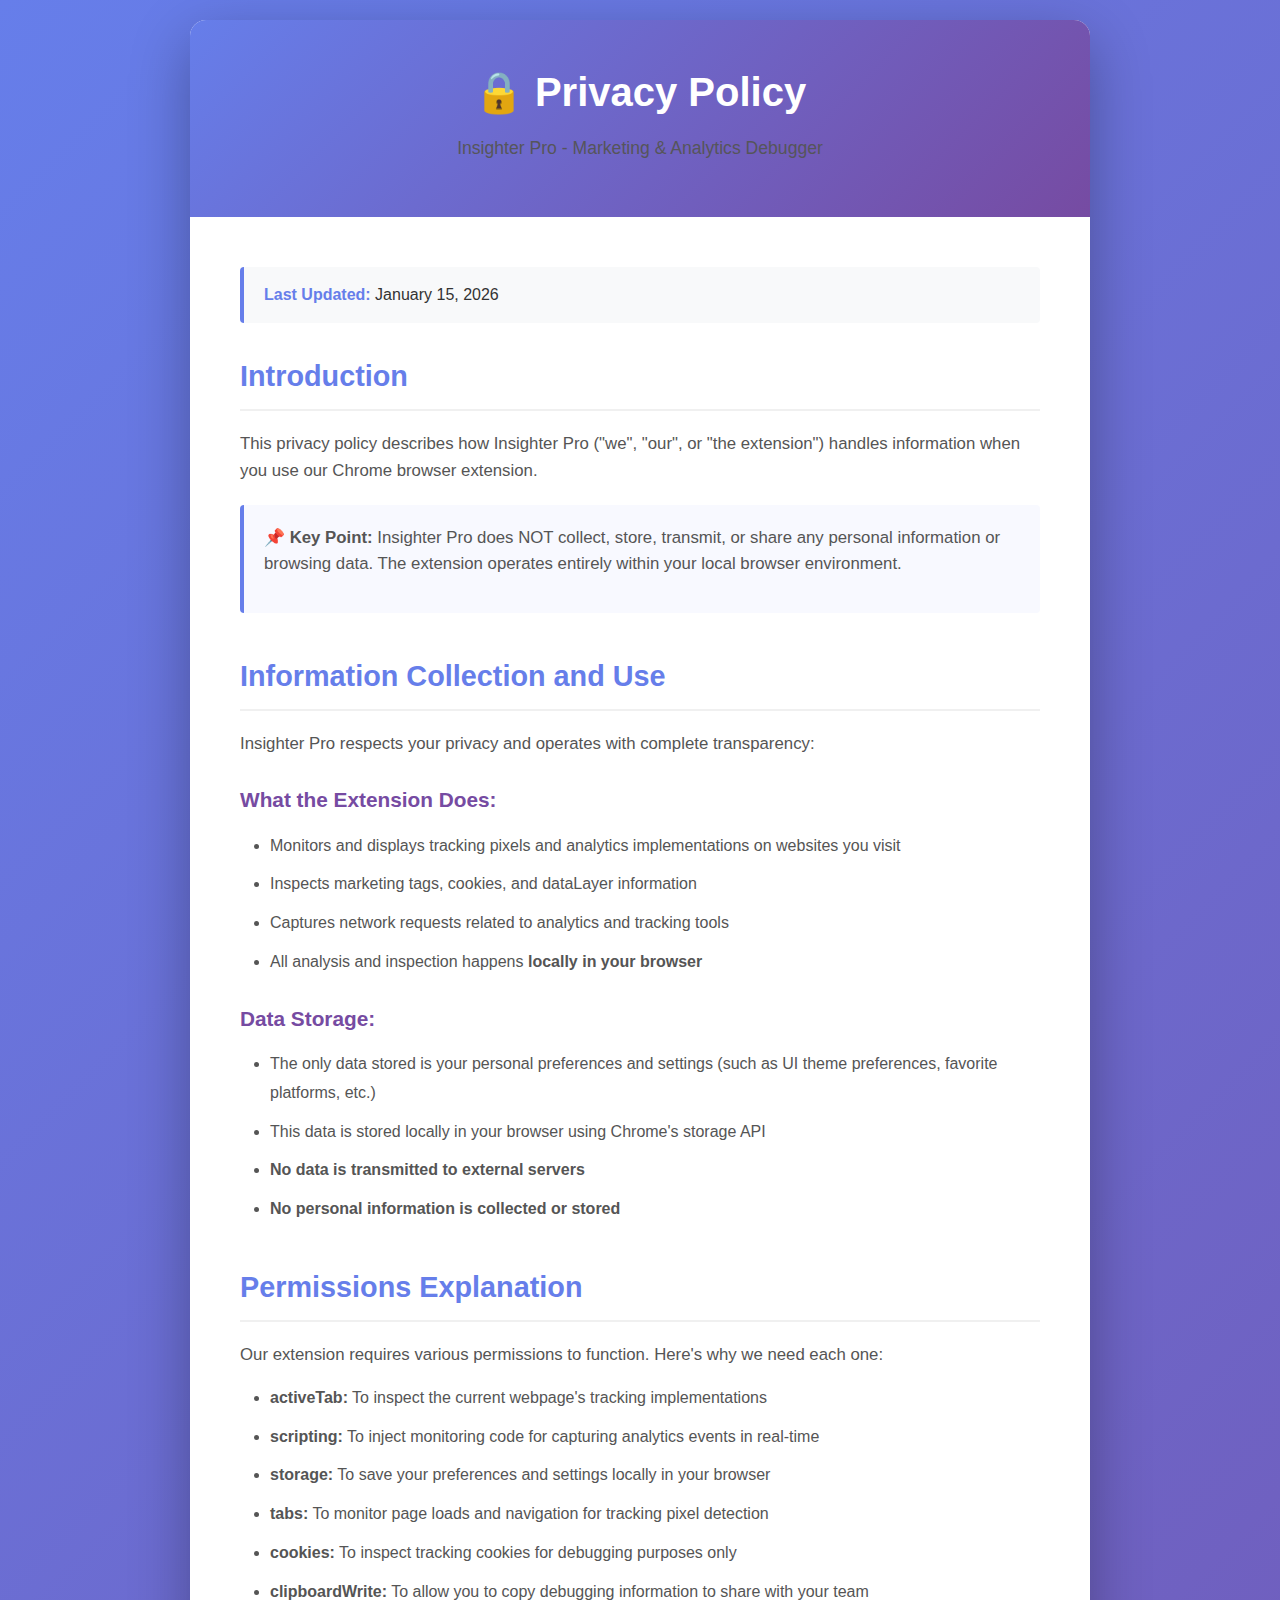
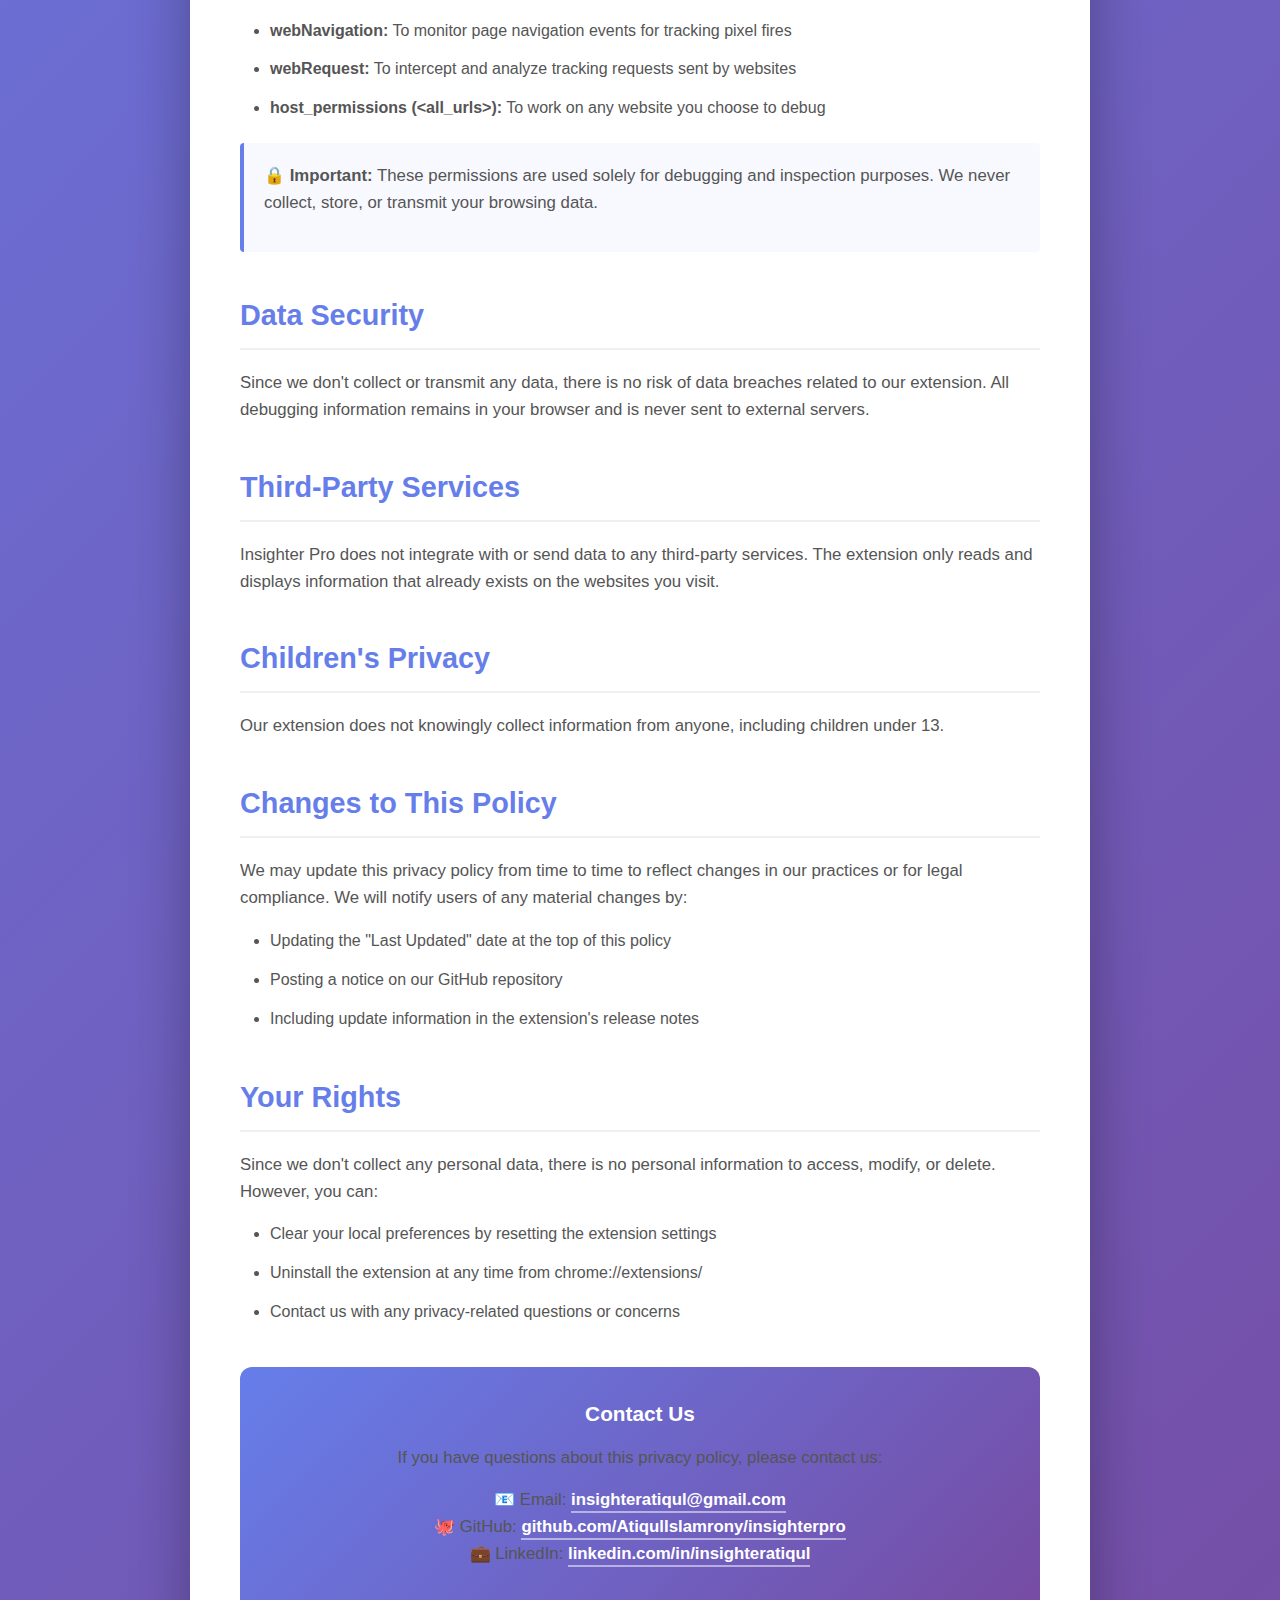
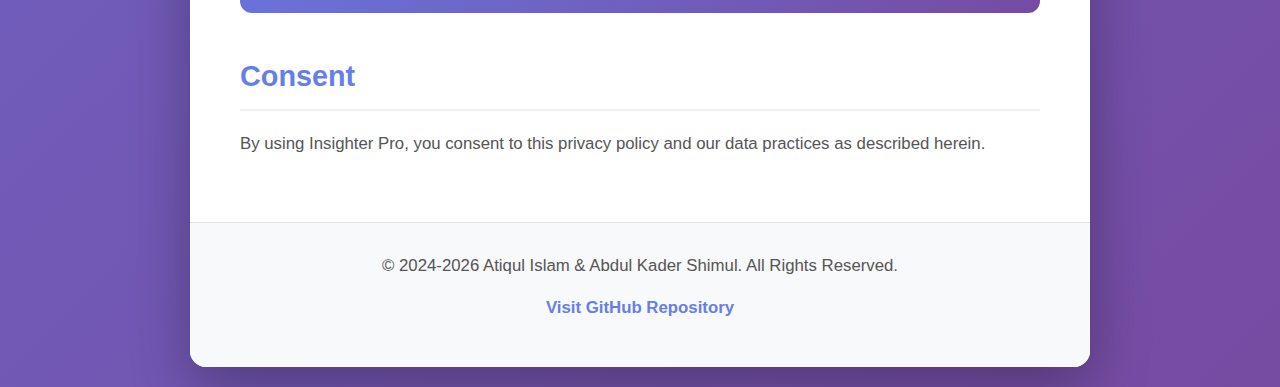
<file: privacy-policy.html>
<!DOCTYPE html>
<html lang="en">
<head>
    <meta charset="UTF-8">
    <meta name="viewport" content="width=device-width, initial-scale=1.0">
    <title>Privacy Policy - Insighter Pro</title>
    <style>
        * {
            margin: 0;
            padding: 0;
            box-sizing: border-box;
        }

        body {
            font-family: -apple-system, BlinkMacSystemFont, 'Segoe UI', Roboto, Oxygen, Ubuntu, Cantarell, sans-serif;
            line-height: 1.6;
            color: #333;
            background: linear-gradient(135deg, #667eea 0%, #764ba2 100%);
            min-height: 100vh;
            padding: 20px;
        }

        .container {
            max-width: 900px;
            margin: 0 auto;
            background: white;
            border-radius: 16px;
            box-shadow: 0 20px 60px rgba(0, 0, 0, 0.3);
            overflow: hidden;
        }

        .header {
            background: linear-gradient(135deg, #667eea 0%, #764ba2 100%);
            color: white;
            padding: 40px;
            text-align: center;
        }

        .header h1 {
            font-size: 2.5rem;
            margin-bottom: 10px;
            font-weight: 700;
        }

        .header p {
            font-size: 1.1rem;
            opacity: 0.95;
        }

        .content {
            padding: 50px;
        }

        .last-updated {
            background: #f8f9fa;
            padding: 15px 20px;
            border-left: 4px solid #667eea;
            margin-bottom: 30px;
            border-radius: 4px;
        }

        .last-updated strong {
            color: #667eea;
        }

        h2 {
            color: #667eea;
            font-size: 1.8rem;
            margin-top: 40px;
            margin-bottom: 20px;
            padding-bottom: 10px;
            border-bottom: 2px solid #f0f0f0;
        }

        h2:first-of-type {
            margin-top: 0;
        }

        h3 {
            color: #764ba2;
            font-size: 1.3rem;
            margin-top: 25px;
            margin-bottom: 15px;
        }

        p {
            margin-bottom: 15px;
            font-size: 1.05rem;
            color: #555;
        }

        ul {
            margin: 15px 0 15px 30px;
        }

        ul li {
            margin-bottom: 10px;
            color: #555;
            line-height: 1.8;
        }

        .highlight-box {
            background: #f8f9ff;
            border-left: 4px solid #667eea;
            padding: 20px;
            margin: 20px 0;
            border-radius: 4px;
        }

        .contact-box {
            background: linear-gradient(135deg, #667eea 0%, #764ba2 100%);
            color: white;
            padding: 30px;
            border-radius: 12px;
            margin-top: 40px;
            text-align: center;
        }

        .contact-box h3 {
            color: white;
            margin-top: 0;
        }

        .contact-box a {
            color: white;
            text-decoration: none;
            font-weight: bold;
            border-bottom: 2px solid rgba(255, 255, 255, 0.5);
            padding-bottom: 2px;
            transition: border-color 0.3s;
        }

        .contact-box a:hover {
            border-bottom-color: white;
        }

        .footer {
            background: #f8f9fa;
            padding: 30px;
            text-align: center;
            color: #666;
            border-top: 1px solid #e0e0e0;
        }

        .footer a {
            color: #667eea;
            text-decoration: none;
            font-weight: 600;
        }

        .footer a:hover {
            text-decoration: underline;
        }

        @media (max-width: 768px) {
            .content {
                padding: 30px 25px;
            }

            .header h1 {
                font-size: 1.8rem;
            }

            h2 {
                font-size: 1.5rem;
            }
        }
    </style>
</head>
<body>
    <div class="container">
        <div class="header">
            <h1>🔒 Privacy Policy</h1>
            <p>Insighter Pro - Marketing & Analytics Debugger</p>
        </div>

        <div class="content">
            <div class="last-updated">
                <strong>Last Updated:</strong> January 15, 2026
            </div>

            <h2>Introduction</h2>
            <p>This privacy policy describes how Insighter Pro ("we", "our", or "the extension") handles information when you use our Chrome browser extension.</p>

            <div class="highlight-box">
                <p><strong>📌 Key Point:</strong> Insighter Pro does NOT collect, store, transmit, or share any personal information or browsing data. The extension operates entirely within your local browser environment.</p>
            </div>

            <h2>Information Collection and Use</h2>
            <p>Insighter Pro respects your privacy and operates with complete transparency:</p>

            <h3>What the Extension Does:</h3>
            <ul>
                <li>Monitors and displays tracking pixels and analytics implementations on websites you visit</li>
                <li>Inspects marketing tags, cookies, and dataLayer information</li>
                <li>Captures network requests related to analytics and tracking tools</li>
                <li>All analysis and inspection happens <strong>locally in your browser</strong></li>
            </ul>

            <h3>Data Storage:</h3>
            <ul>
                <li>The only data stored is your personal preferences and settings (such as UI theme preferences, favorite platforms, etc.)</li>
                <li>This data is stored locally in your browser using Chrome's storage API</li>
                <li><strong>No data is transmitted to external servers</strong></li>
                <li><strong>No personal information is collected or stored</strong></li>
            </ul>

            <h2>Permissions Explanation</h2>
            <p>Our extension requires various permissions to function. Here's why we need each one:</p>

            <ul>
                <li><strong>activeTab:</strong> To inspect the current webpage's tracking implementations</li>
                <li><strong>scripting:</strong> To inject monitoring code for capturing analytics events in real-time</li>
                <li><strong>storage:</strong> To save your preferences and settings locally in your browser</li>
                <li><strong>tabs:</strong> To monitor page loads and navigation for tracking pixel detection</li>
                <li><strong>cookies:</strong> To inspect tracking cookies for debugging purposes only</li>
                <li><strong>clipboardWrite:</strong> To allow you to copy debugging information to share with your team</li>
                <li><strong>webNavigation:</strong> To monitor page navigation events for tracking pixel fires</li>
                <li><strong>webRequest:</strong> To intercept and analyze tracking requests sent by websites</li>
                <li><strong>host_permissions (&lt;all_urls&gt;):</strong> To work on any website you choose to debug</li>
            </ul>

            <div class="highlight-box">
                <p><strong>🔒 Important:</strong> These permissions are used solely for debugging and inspection purposes. We never collect, store, or transmit your browsing data.</p>
            </div>

            <h2>Data Security</h2>
            <p>Since we don't collect or transmit any data, there is no risk of data breaches related to our extension. All debugging information remains in your browser and is never sent to external servers.</p>

            <h2>Third-Party Services</h2>
            <p>Insighter Pro does not integrate with or send data to any third-party services. The extension only reads and displays information that already exists on the websites you visit.</p>

            <h2>Children's Privacy</h2>
            <p>Our extension does not knowingly collect information from anyone, including children under 13.</p>

            <h2>Changes to This Policy</h2>
            <p>We may update this privacy policy from time to time to reflect changes in our practices or for legal compliance. We will notify users of any material changes by:</p>
            <ul>
                <li>Updating the "Last Updated" date at the top of this policy</li>
                <li>Posting a notice on our GitHub repository</li>
                <li>Including update information in the extension's release notes</li>
            </ul>

            <h2>Your Rights</h2>
            <p>Since we don't collect any personal data, there is no personal information to access, modify, or delete. However, you can:</p>
            <ul>
                <li>Clear your local preferences by resetting the extension settings</li>
                <li>Uninstall the extension at any time from chrome://extensions/</li>
                <li>Contact us with any privacy-related questions or concerns</li>
            </ul>

            <div class="contact-box">
                <h3>Contact Us</h3>
                <p>If you have questions about this privacy policy, please contact us:</p>
                <p>
                    📧 Email: <a href="mailto:insighteratiqul@gmail.com">insighteratiqul@gmail.com</a><br>
                    🐙 GitHub: <a href="https://github.com/AtiqulIslamrony/insighterpro" target="_blank">github.com/AtiqulIslamrony/insighterpro</a><br>
                    💼 LinkedIn: <a href="https://linkedin.com/in/insighteratiqul" target="_blank">linkedin.com/in/insighteratiqul</a>
                </p>
            </div>

            <h2>Consent</h2>
            <p>By using Insighter Pro, you consent to this privacy policy and our data practices as described herein.</p>
        </div>

        <div class="footer">
            <p>© 2024-2026 Atiqul Islam & Abdul Kader Shimul. All Rights Reserved.</p>
            <p><a href="https://github.com/AtiqulIslamrony/insighterpro" target="_blank">Visit GitHub Repository</a></p>
        </div>
    </div>
</body>
</html>
</file>
